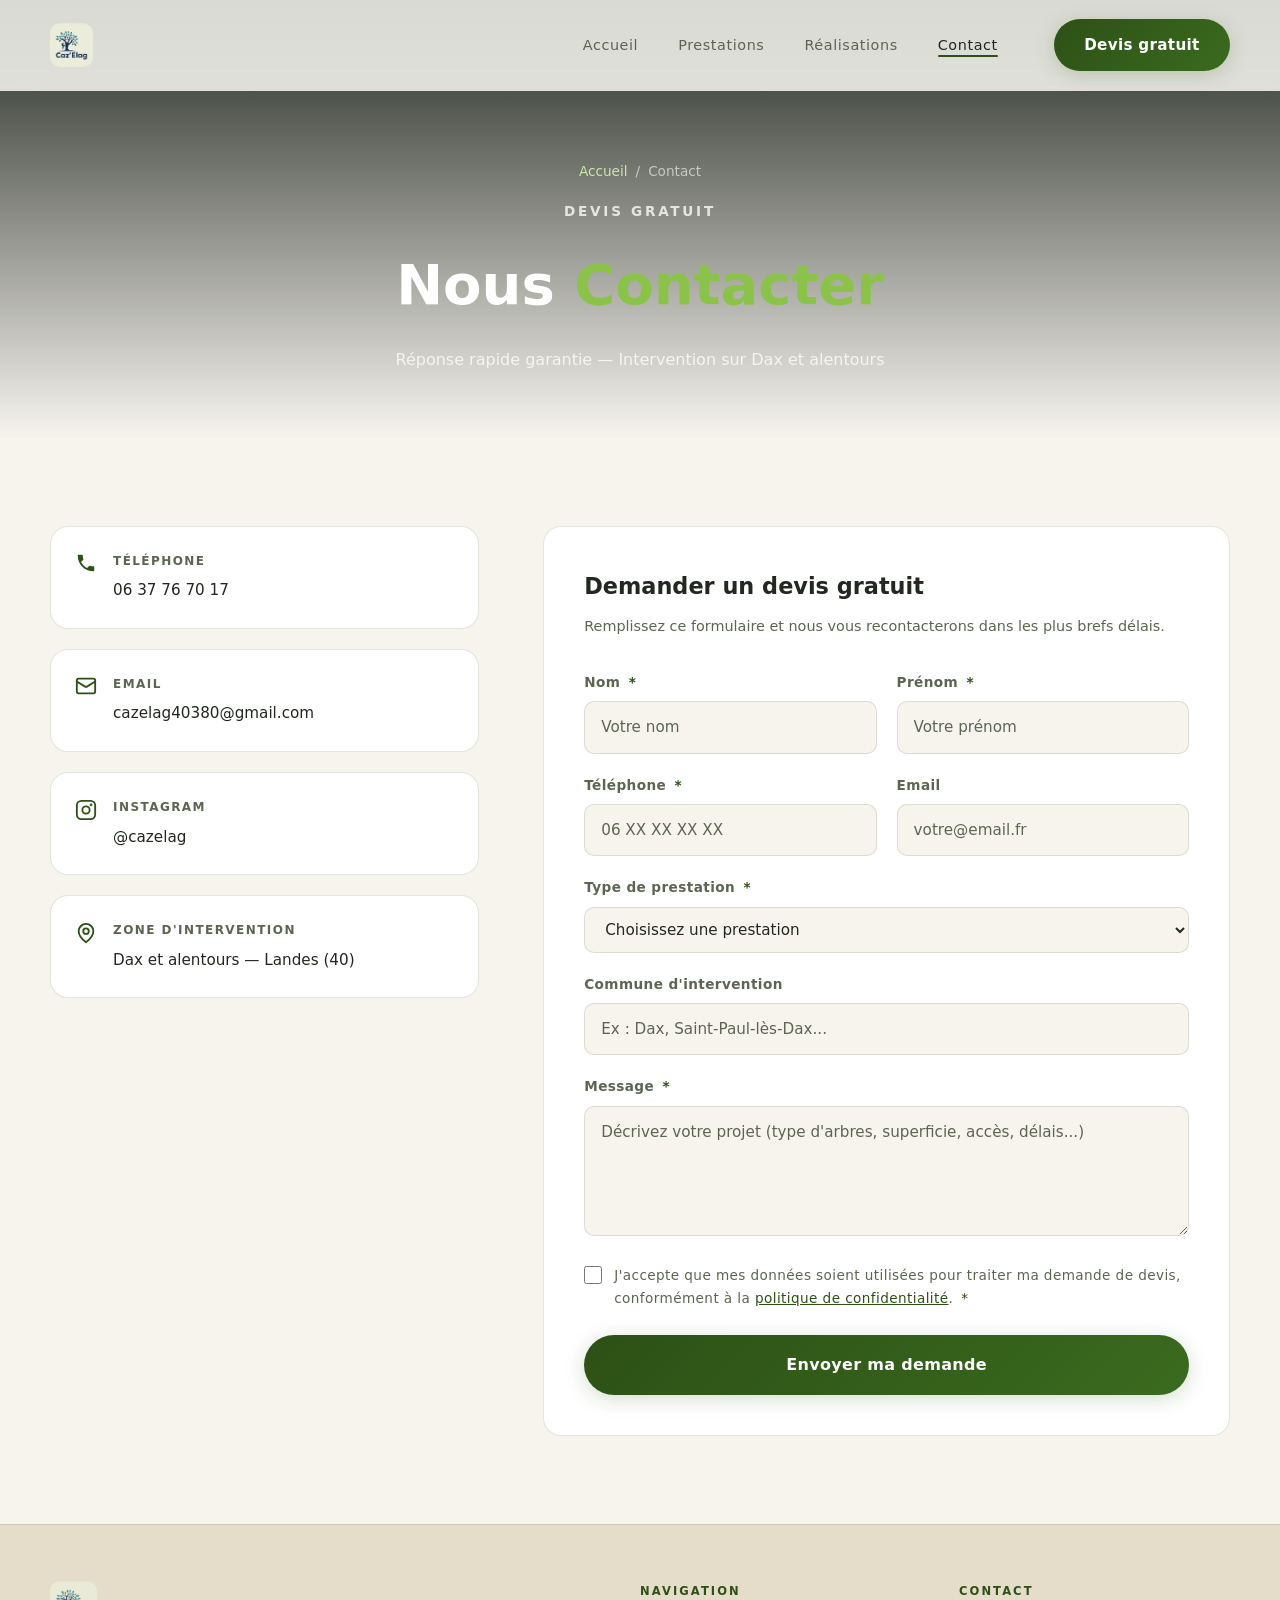
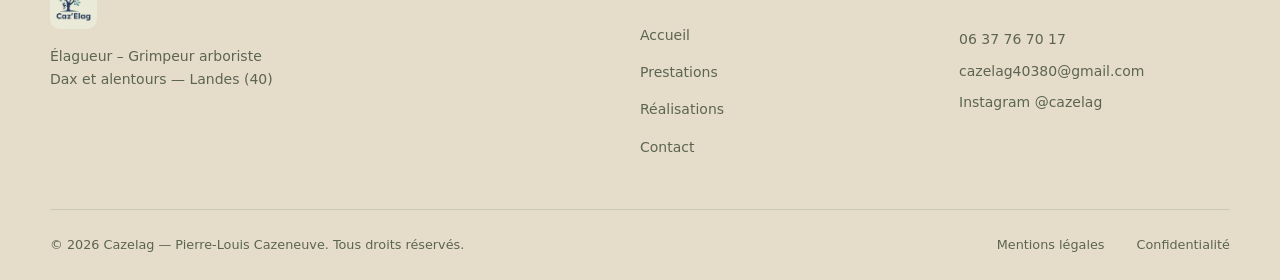
<file: contact.html>
<!DOCTYPE html>
<html lang="fr">
<head>
  <meta charset="UTF-8">
  <meta name="viewport" content="width=device-width, initial-scale=1.0">
  <meta name="description" content="Contactez Cazelag pour un devis gratuit d'élagage, débardage ou travaux forestiers à Dax et alentours. Tél : 06 37 76 70 17.">
  <meta name="robots" content="index, follow">
  <title>Contact & Devis | Cazelag — Élagueur à Dax, Landes (40)</title>
  <link rel="canonical" href="https://site-elagueur.vercel.app/contact.html">
  <meta property="og:title" content="Contact &amp; Devis | Cazelag — Élagueur à Dax">
  <meta property="og:description" content="Contactez Cazelag pour un devis gratuit d'élagage, débardage ou travaux forestiers à Dax et alentours. Tél : 06 37 76 70 17.">
  <meta property="og:type" content="website">
  <meta property="og:url" content="https://site-elagueur.vercel.app/contact.html">
  <meta property="og:image" content="https://site-elagueur.vercel.app/images/hero/pierre-louis.jpg">
  <meta property="og:locale" content="fr_FR">
  <meta name="twitter:card" content="summary_large_image">
  <meta name="twitter:title" content="Contact &amp; Devis | Cazelag — Élagueur à Dax">
  <meta name="twitter:description" content="Contactez Cazelag pour un devis gratuit d'élagage, débardage ou travaux forestiers à Dax et alentours. Tél : 06 37 76 70 17.">
  <meta name="twitter:url" content="https://site-elagueur.vercel.app/contact.html">
  <meta name="twitter:image" content="https://site-elagueur.vercel.app/images/hero/pierre-louis.jpg">
  <script type="application/ld+json">
  {
    "@context": "https://schema.org",
    "@type": "WebPage",
    "url": "https://site-elagueur.vercel.app/contact.html",
    "name": "Contact & Devis | Cazelag",
    "description": "Contactez Cazelag pour un devis gratuit d'élagage, débardage ou travaux forestiers à Dax et alentours."
  }
  </script>
  <link rel="icon" type="image/x-icon" href="/images/icons/favicon.ico">
  <link rel="stylesheet" href="css/reset.css">
  <link rel="stylesheet" href="css/style.css?v=4">
  <style>
    .page-hero {
      padding: 10rem 0 4rem;
      text-align: center;
      background: linear-gradient(to bottom, rgba(10,18,10,.9), var(--color-bg));
    }
    .page-hero__label { font-size:.85rem; font-weight:700; letter-spacing:.2em; text-transform:uppercase; color:#8bc34a; margin-bottom:.75rem; }
    .page-hero h1 { font-size: clamp(2rem, 5vw, 3.5rem); font-weight: 800; color: #fff; }
    .page-hero p { color: rgba(255, 255, 255, .78); margin-top: .75rem; }

    .breadcrumb { display:flex; align-items:center; gap:.5rem; font-size:.85rem; color:rgba(255, 255, 255, .6); margin-bottom:1rem; }
    .breadcrumb a { color: #c9e6a8; }

    /* Contact layout */
    .contact-grid {
      display: grid;
      grid-template-columns: 1fr 1.6fr;
      gap: 4rem;
      align-items: start;
    }

    /* Info cards */
    .contact-info { display: flex; flex-direction: column; gap: 1.25rem; }
    .contact-card {
      background: var(--color-bg-card);
      border: 1px solid var(--color-border);
      border-radius: var(--radius-lg);
      padding: 1.5rem;
      display: flex;
      gap: 1rem;
      align-items: flex-start;
      transition: border-color var(--transition);
    }
    .contact-card:hover { border-color: var(--color-accent); }
    .contact-card a { color: var(--color-text); transition: color var(--transition); }
    .contact-card a:hover { color: var(--color-accent); }
    .contact-card__icon {
      color: var(--color-accent);
      flex-shrink: 0;
      margin-top: .1rem;
    }
    .contact-card__label {
      font-size: .75rem;
      font-weight: 700;
      letter-spacing: .12em;
      text-transform: uppercase;
      color: var(--color-text-muted);
      margin-bottom: .35rem;
    }
    .contact-card__value { font-size: .95rem; font-weight: 500; }

    /* Form */
    .contact-form {
      background: var(--color-bg-card);
      border: 1px solid var(--color-border);
      border-radius: var(--radius-lg);
      padding: 2.5rem;
    }
    .contact-form h2 {
      font-size: 1.4rem;
      font-weight: 700;
      margin-bottom: .5rem;
    }
    .contact-form p {
      color: var(--color-text-muted);
      font-size: .9rem;
      margin-bottom: 2rem;
    }

    .form-grid { display: grid; grid-template-columns: 1fr 1fr; gap: 1.25rem; }
    .form-group { display: flex; flex-direction: column; gap: .4rem; }
    .form-group--full { grid-column: 1 / -1; }

    label {
      font-size: .85rem;
      font-weight: 600;
      color: var(--color-text-muted);
      letter-spacing: .03em;
    }
    label .required { color: var(--color-accent); margin-left: .2rem; }

    input, select, textarea {
      background: var(--color-bg);
      border: 1px solid var(--color-border);
      border-radius: var(--radius-md);
      color: var(--color-text);
      padding: .75rem 1rem;
      font-size: .95rem;
      width: 100%;
      transition: border-color var(--transition), box-shadow var(--transition);
    }
    input:focus, select:focus, textarea:focus {
      outline: none;
      border-color: var(--color-accent);
      box-shadow: 0 0 0 3px rgba(108,200,50,.15);
    }
    input::placeholder, textarea::placeholder { color: var(--color-text-muted); }
    select option { background: var(--color-bg-card); }

    textarea { resize: vertical; min-height: 130px; }

    .form-consent {
      display: flex;
      align-items: flex-start;
      gap: .75rem;
      margin-top: .5rem;
    }
    .form-consent input[type="checkbox"] {
      width: 18px;
      height: 18px;
      flex-shrink: 0;
      margin-top: .15rem;
      accent-color: var(--color-accent);
      cursor: pointer;
    }
    .form-consent label {
      font-size: .85rem;
      color: var(--color-text-muted);
      font-weight: 400;
      cursor: pointer;
    }
    .form-consent a { color: var(--color-accent); text-decoration: underline; }

    .form-submit { margin-top: 1.5rem; width: 100%; justify-content: center; }

    .form-message {
      display: none;
      padding: 1rem 1.25rem;
      border-radius: var(--radius-md);
      font-size: .9rem;
      font-weight: 500;
      margin-top: 1rem;
    }
    .form-message--success {
      background: rgba(108,200,50,.12);
      border: 1px solid var(--color-accent);
      color: var(--color-accent);
    }
    .form-message--error {
      background: rgba(220,50,50,.12);
      border: 1px solid #dc3232;
      color: #ff6b6b;
    }

    /* Honeypot anti-spam */
    .hp-field { display: none !important; }

    @media (max-width: 900px) {
      .contact-grid { grid-template-columns: 1fr; gap: 2rem; }
      .form-grid { grid-template-columns: 1fr; }
    }
    @media (max-width: 500px) {
      .contact-form { padding: 1.5rem; }
    }
  </style>
</head>
<body>

  <header class="header" id="header">
    <nav class="nav container">
      <a href="index.html" class="nav__logo" aria-label="Cazelag - Accueil">
        <img src="images/icons/logo.jpg" alt="Cazelag" height="44">
      </a>
      <ul class="nav__menu" id="nav-menu" role="list">
        <li><a href="index.html" class="nav__link">Accueil</a></li>
        <li><a href="prestations.html" class="nav__link">Prestations</a></li>
        <li><a href="realisations.html" class="nav__link">Réalisations</a></li>
        <li><a href="contact.html" class="nav__link active">Contact</a></li>
      </ul>
      <a href="contact.html" class="btn btn--primary nav__cta">Devis gratuit</a>
      <button class="nav__burger" id="nav-burger" aria-label="Ouvrir le menu" aria-expanded="false" aria-controls="nav-menu">
        <span></span><span></span><span></span>
      </button>
    </nav>
  </header>

  <main>

    <section class="page-hero">
      <div class="container">
        <nav aria-label="Fil d'Ariane">
          <ol class="breadcrumb" style="justify-content:center;">
            <li><a href="index.html">Accueil</a></li>
            <li aria-hidden="true">/</li>
            <li><span aria-current="page">Contact</span></li>
          </ol>
        </nav>
        <p class="page-hero__label">Devis gratuit</p>
        <h1>Nous <span style="color:#8bc34a">Contacter</span></h1>
        <p>Réponse rapide garantie — Intervention sur Dax et alentours</p>
      </div>
    </section>

    <section class="section">
      <div class="container contact-grid">

        <!-- Infos de contact -->
        <div>
          <div class="contact-info">
            <a href="tel:+33637767017" class="contact-card">
              <div class="contact-card__icon" aria-hidden="true">
                <svg width="22" height="22" viewBox="0 0 24 24" fill="currentColor"><path d="M6.6 10.8c1.4 2.8 3.8 5.1 6.6 6.6l2.2-2.2c.3-.3.7-.4 1-.2 1.1.4 2.3.6 3.6.6.6 0 1 .4 1 1V20c0 .6-.4 1-1 1-9.4 0-17-7.6-17-17 0-.6.4-1 1-1h3.5c.6 0 1 .4 1 1 0 1.3.2 2.5.6 3.6.1.3 0 .7-.2 1L6.6 10.8z"/></svg>
              </div>
              <div>
                <p class="contact-card__label">Téléphone</p>
                <p class="contact-card__value">06 37 76 70 17</p>
              </div>
            </a>

            <a href="mailto:cazelag40380@gmail.com" class="contact-card">
              <div class="contact-card__icon" aria-hidden="true">
                <svg width="22" height="22" viewBox="0 0 24 24" fill="none" stroke="currentColor" stroke-width="2"><rect x="2" y="4" width="20" height="16" rx="2"/><path d="m22 7-8.97 5.7a1.94 1.94 0 0 1-2.06 0L2 7"/></svg>
              </div>
              <div>
                <p class="contact-card__label">Email</p>
                <p class="contact-card__value">cazelag40380@gmail.com</p>
              </div>
            </a>

            <a href="https://www.instagram.com/cazelag/" target="_blank" rel="noopener noreferrer" class="contact-card">
              <div class="contact-card__icon" aria-hidden="true">
                <svg width="22" height="22" viewBox="0 0 24 24" fill="none" stroke="currentColor" stroke-width="2"><rect x="2" y="2" width="20" height="20" rx="5"/><circle cx="12" cy="12" r="4"/><circle cx="17.5" cy="6.5" r=".5" fill="currentColor"/></svg>
              </div>
              <div>
                <p class="contact-card__label">Instagram</p>
                <p class="contact-card__value">@cazelag</p>
              </div>
            </a>

            <div class="contact-card">
              <div class="contact-card__icon" aria-hidden="true">
                <svg width="22" height="22" viewBox="0 0 24 24" fill="none" stroke="currentColor" stroke-width="2"><path d="M20 10c0 6-8 12-8 12s-8-6-8-12a8 8 0 0 1 16 0Z"/><circle cx="12" cy="10" r="3"/></svg>
              </div>
              <div>
                <p class="contact-card__label">Zone d'intervention</p>
                <p class="contact-card__value">Dax et alentours — Landes (40)</p>
              </div>
            </div>
          </div>
        </div>

        <!-- Formulaire -->
        <div class="contact-form">
          <h2>Demander un devis gratuit</h2>
          <p>Remplissez ce formulaire et nous vous recontacterons dans les plus brefs délais.</p>

          <!--
            Action Formspree : remplacer YOUR_FORM_ID par l'ID obtenu sur formspree.io
            Alternative : Netlify Forms (ajouter data-netlify="true")
          -->
          <form
            id="contact-form"
            novalidate
          >
            <!-- Honeypot anti-spam -->
            <input type="text" name="_gotcha" class="hp-field" tabindex="-1" autocomplete="off">
            <input type="hidden" name="_subject" value="Nouvelle demande de devis — Cazelag">
            <input type="hidden" name="_language" value="fr">

            <div class="form-grid">
              <div class="form-group">
                <label for="nom">Nom <span class="required" aria-label="obligatoire">*</span></label>
                <input type="text" id="nom" name="nom" autocomplete="family-name" required placeholder="Votre nom">
              </div>
              <div class="form-group">
                <label for="prenom">Prénom <span class="required" aria-label="obligatoire">*</span></label>
                <input type="text" id="prenom" name="prenom" autocomplete="given-name" required placeholder="Votre prénom">
              </div>
              <div class="form-group">
                <label for="telephone">Téléphone <span class="required" aria-label="obligatoire">*</span></label>
                <input type="tel" id="telephone" name="telephone" autocomplete="tel" required placeholder="06 XX XX XX XX">
              </div>
              <div class="form-group">
                <label for="email">Email</label>
                <input type="email" id="email" name="email" autocomplete="email" placeholder="votre@email.fr">
              </div>
              <div class="form-group form-group--full">
                <label for="prestation">Type de prestation <span class="required" aria-label="obligatoire">*</span></label>
                <select id="prestation" name="prestation" required>
                  <option value="" disabled selected>Choisissez une prestation</option>
                  <option value="elagage">Élagage</option>
                  <option value="debardage">Débardage forestier</option>
                  <option value="travaux">Travaux forestiers</option>
                  <option value="agricole">Travaux agricoles</option>
                  <option value="autre">Autre</option>
                </select>
              </div>
              <div class="form-group form-group--full">
                <label for="commune">Commune d'intervention</label>
                <input type="text" id="commune" name="commune" placeholder="Ex : Dax, Saint-Paul-lès-Dax...">
              </div>
              <div class="form-group form-group--full">
                <label for="message">Message <span class="required" aria-label="obligatoire">*</span></label>
                <textarea id="message" name="message" required placeholder="Décrivez votre projet (type d'arbres, superficie, accès, délais...)"></textarea>
              </div>
              <div class="form-group form-group--full">
                <div class="form-consent">
                  <input type="checkbox" id="consent" name="consent" required>
                  <label for="consent">
                    J'accepte que mes données soient utilisées pour traiter ma demande de devis,
                    conformément à la <a href="politique-confidentialite.html">politique de confidentialité</a>. <span class="required" aria-label="obligatoire">*</span>
                  </label>
                </div>
              </div>
            </div>

            <button type="submit" class="btn btn--primary btn--lg form-submit">
              Envoyer ma demande
            </button>

            <div class="form-message form-message--success" id="form-success" role="alert">
              ✓ Votre message a bien été envoyé ! Nous vous recontacterons rapidement.
            </div>
            <div class="form-message form-message--error" id="form-error" role="alert">
              Une erreur est survenue. Veuillez réessayer ou nous appeler directement.
            </div>
          </form>
        </div>

      </div>
    </section>

  </main>

  <footer class="footer">
    <div class="container footer__grid">
      <div class="footer__brand">
        <img class="footer__logo-img" src="images/icons/logo.jpg" alt="Cazelag">
        <p>Élagueur – Grimpeur arboriste<br>Dax et alentours — Landes (40)</p>
      </div>
      <nav class="footer__links" aria-label="Navigation secondaire">
        <h3>Navigation</h3>
        <ul role="list">
          <li><a href="index.html">Accueil</a></li>
          <li><a href="prestations.html">Prestations</a></li>
          <li><a href="realisations.html">Réalisations</a></li>
          <li><a href="contact.html">Contact</a></li>
        </ul>
      </nav>
      <address class="footer__contact" style="font-style:normal;">
        <h3>Contact</h3>
        <a href="tel:+33637767017">06 37 76 70 17</a>
        <a href="mailto:cazelag40380@gmail.com">cazelag40380@gmail.com</a>
        <a href="https://www.instagram.com/cazelag/" target="_blank" rel="noopener noreferrer">Instagram @cazelag</a>
      </address>
    </div>
    <div class="container footer__bottom">
      <p>© <span id="year"></span> Cazelag — Pierre-Louis Cazeneuve. Tous droits réservés.</p>
      <div class="footer__legal">
        <a href="mentions-legales.html">Mentions légales</a>
        <a href="politique-confidentialite.html">Confidentialité</a>
      </div>
    </div>
  </footer>

  <div class="cookie-banner hidden" id="cookie-banner" role="dialog" aria-modal="true" aria-label="Consentement aux cookies">
    <p>Ce site utilise des cookies. <a href="politique-confidentialite.html">En savoir plus</a></p>
    <div class="cookie-banner__actions">
      <button class="btn btn--outline btn--sm" id="cookie-refuse">Refuser</button>
      <button class="btn btn--primary btn--sm" id="cookie-accept">Accepter</button>
    </div>
  </div>

  <script src="js/main.js"></script>
  <script src="js/contact.js"></script>
</body>
</html>
</file>
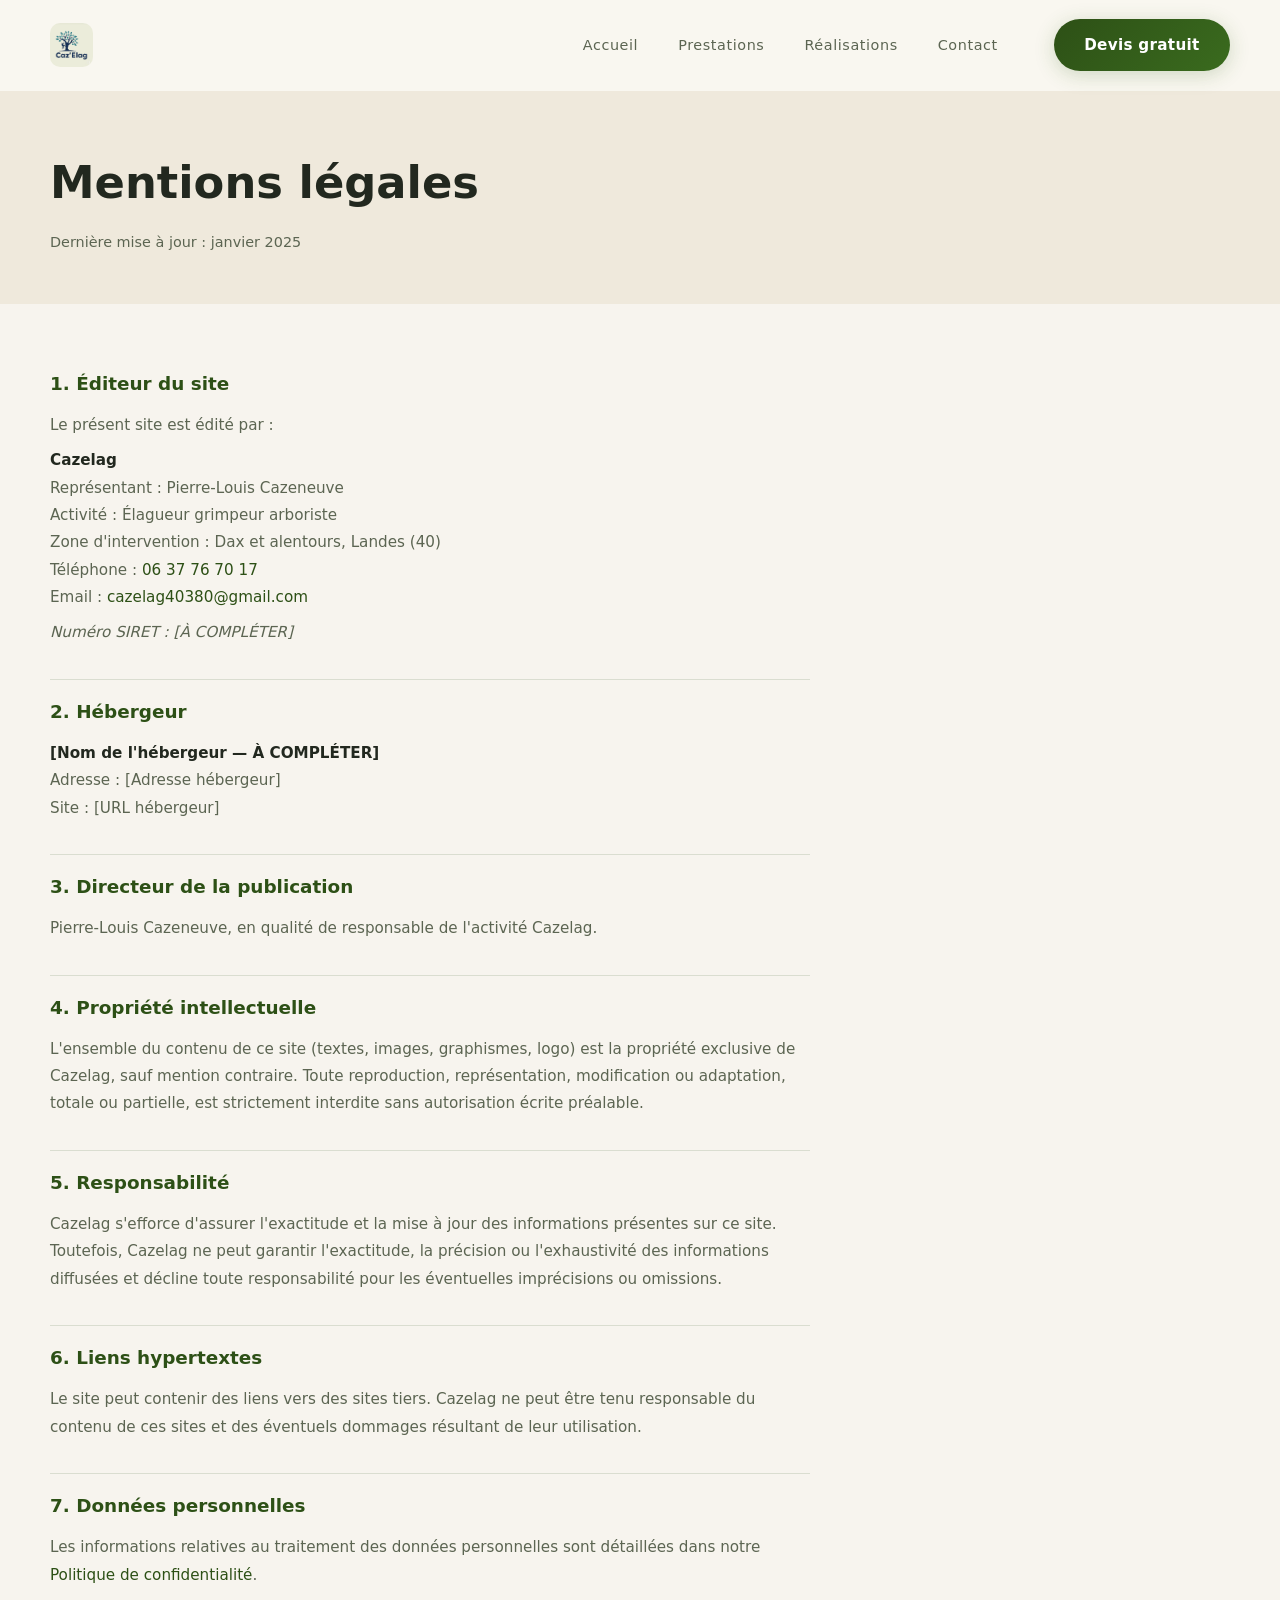
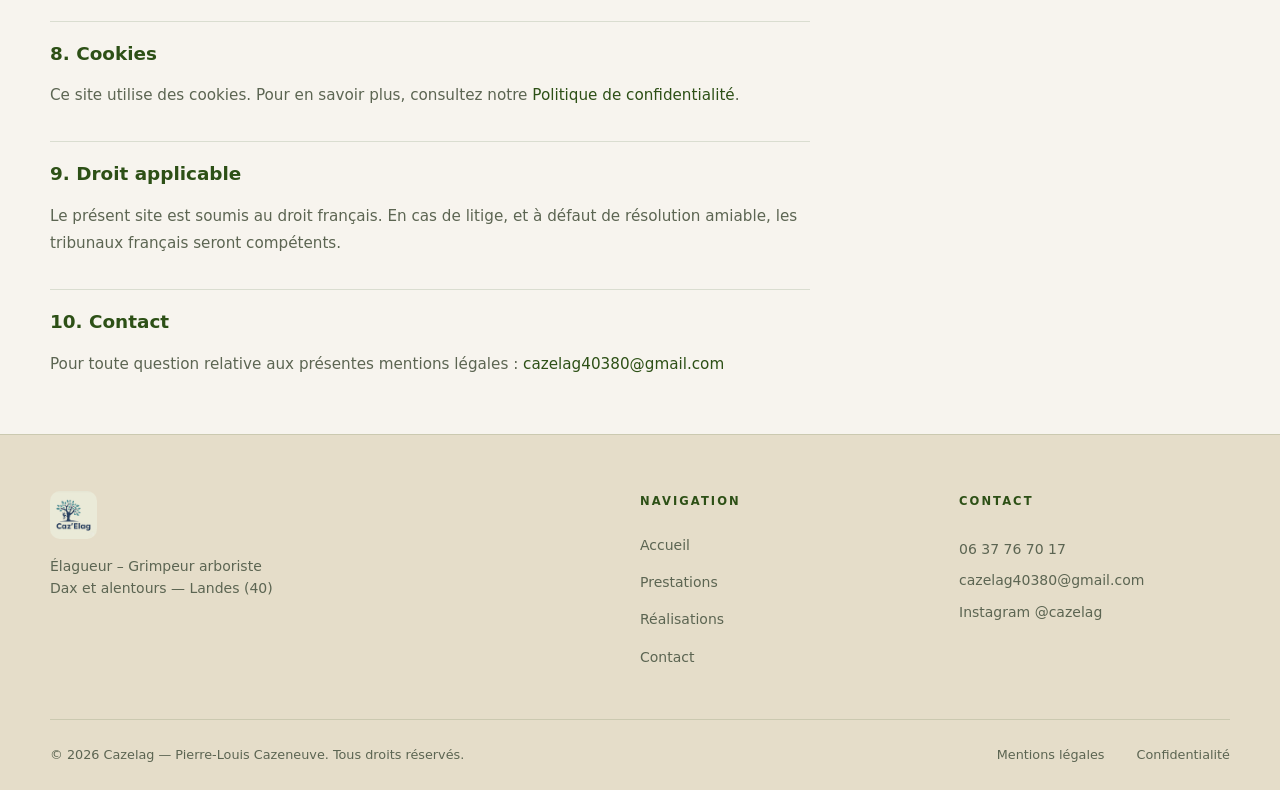
<file: mentions-legales.html>
<!DOCTYPE html>
<html lang="fr">
<head>
  <meta charset="UTF-8">
  <meta name="viewport" content="width=device-width, initial-scale=1.0">
  <meta name="description" content="Mentions légales du site Cazelag — Élagueur grimpeur arboriste à Dax, Landes (40).">
  <meta name="robots" content="noindex, follow">
  <title>Mentions légales | Cazelag</title>
  <link rel="canonical" href="https://site-elagueur.vercel.app/mentions-legales.html">
  <link rel="icon" type="image/x-icon" href="/images/icons/favicon.ico">
  <link rel="stylesheet" href="css/reset.css">
  <link rel="stylesheet" href="css/style.css">
  <style>
    .legal-hero { padding: 9rem 0 3rem; background: var(--color-bg-alt); }
    .legal-hero h1 { font-size: clamp(1.8rem, 4vw, 2.8rem); font-weight: 800; }
    .legal-hero p { color: var(--color-text-muted); margin-top: .5rem; font-size: .9rem; }
    .legal-content { max-width: 760px; padding-block: 3rem; }
    .legal-content h2 { font-size: 1.15rem; font-weight: 700; color: var(--color-accent); margin: 2rem 0 .75rem; padding-top: 1rem; border-top: 1px solid var(--color-border); }
    .legal-content h2:first-of-type { margin-top: 0; border-top: none; }
    .legal-content p, .legal-content li { color: var(--color-text-muted); font-size: .95rem; line-height: 1.8; margin-bottom: .5rem; }
    .legal-content a { color: var(--color-accent); }
    .legal-content strong { color: var(--color-text); font-weight: 600; }
  </style>
</head>
<body>

  <header class="header scrolled" id="header">
    <nav class="nav container">
      <a href="index.html" class="nav__logo" aria-label="Cazelag - Accueil">
        <img src="images/icons/logo.jpg" alt="Cazelag" height="44">
      </a>
      <ul class="nav__menu" id="nav-menu" role="list">
        <li><a href="index.html" class="nav__link">Accueil</a></li>
        <li><a href="prestations.html" class="nav__link">Prestations</a></li>
        <li><a href="realisations.html" class="nav__link">Réalisations</a></li>
        <li><a href="contact.html" class="nav__link">Contact</a></li>
      </ul>
      <a href="contact.html" class="btn btn--primary nav__cta">Devis gratuit</a>
      <button class="nav__burger" id="nav-burger" aria-label="Ouvrir le menu" aria-expanded="false" aria-controls="nav-menu">
        <span></span><span></span><span></span>
      </button>
    </nav>
  </header>

  <main>
    <div class="legal-hero">
      <div class="container">
        <h1>Mentions légales</h1>
        <p>Dernière mise à jour : janvier 2025</p>
      </div>
    </div>

    <div class="container">
      <div class="legal-content">

        <h2>1. Éditeur du site</h2>
        <p>Le présent site est édité par :</p>
        <p>
          <strong>Cazelag</strong><br>
          Représentant : Pierre-Louis Cazeneuve<br>
          Activité : Élagueur grimpeur arboriste<br>
          Zone d'intervention : Dax et alentours, Landes (40)<br>
          Téléphone : <a href="tel:+33637767017">06 37 76 70 17</a><br>
          Email : <a href="mailto:cazelag40380@gmail.com">cazelag40380@gmail.com</a>
        </p>
        <p><em>Numéro SIRET : [À COMPLÉTER]</em></p>

        <h2>2. Hébergeur</h2>
        <p>
          <strong>[Nom de l'hébergeur — À COMPLÉTER]</strong><br>
          Adresse : [Adresse hébergeur]<br>
          Site : [URL hébergeur]
        </p>

        <h2>3. Directeur de la publication</h2>
        <p>Pierre-Louis Cazeneuve, en qualité de responsable de l'activité Cazelag.</p>

        <h2>4. Propriété intellectuelle</h2>
        <p>L'ensemble du contenu de ce site (textes, images, graphismes, logo) est la propriété exclusive de Cazelag, sauf mention contraire. Toute reproduction, représentation, modification ou adaptation, totale ou partielle, est strictement interdite sans autorisation écrite préalable.</p>

        <h2>5. Responsabilité</h2>
        <p>Cazelag s'efforce d'assurer l'exactitude et la mise à jour des informations présentes sur ce site. Toutefois, Cazelag ne peut garantir l'exactitude, la précision ou l'exhaustivité des informations diffusées et décline toute responsabilité pour les éventuelles imprécisions ou omissions.</p>

        <h2>6. Liens hypertextes</h2>
        <p>Le site peut contenir des liens vers des sites tiers. Cazelag ne peut être tenu responsable du contenu de ces sites et des éventuels dommages résultant de leur utilisation.</p>

        <h2>7. Données personnelles</h2>
        <p>Les informations relatives au traitement des données personnelles sont détaillées dans notre <a href="politique-confidentialite.html">Politique de confidentialité</a>.</p>

        <h2>8. Cookies</h2>
        <p>Ce site utilise des cookies. Pour en savoir plus, consultez notre <a href="politique-confidentialite.html">Politique de confidentialité</a>.</p>

        <h2>9. Droit applicable</h2>
        <p>Le présent site est soumis au droit français. En cas de litige, et à défaut de résolution amiable, les tribunaux français seront compétents.</p>

        <h2>10. Contact</h2>
        <p>Pour toute question relative aux présentes mentions légales : <a href="mailto:cazelag40380@gmail.com">cazelag40380@gmail.com</a></p>

      </div>
    </div>
  </main>

  <footer class="footer">
    <div class="container footer__grid">
      <div class="footer__brand">
        <img class="footer__logo-img" src="images/icons/logo.jpg" alt="Cazelag">
        <p>Élagueur – Grimpeur arboriste<br>Dax et alentours — Landes (40)</p>
      </div>
      <nav class="footer__links" aria-label="Navigation secondaire">
        <h3>Navigation</h3>
        <ul role="list">
          <li><a href="index.html">Accueil</a></li>
          <li><a href="prestations.html">Prestations</a></li>
          <li><a href="realisations.html">Réalisations</a></li>
          <li><a href="contact.html">Contact</a></li>
        </ul>
      </nav>
      <address class="footer__contact" style="font-style:normal;">
        <h3>Contact</h3>
        <a href="tel:+33637767017">06 37 76 70 17</a>
        <a href="mailto:cazelag40380@gmail.com">cazelag40380@gmail.com</a>
        <a href="https://www.instagram.com/cazelag/" target="_blank" rel="noopener noreferrer">Instagram @cazelag</a>
      </address>
    </div>
    <div class="container footer__bottom">
      <p>© <span id="year"></span> Cazelag — Pierre-Louis Cazeneuve. Tous droits réservés.</p>
      <div class="footer__legal">
        <a href="mentions-legales.html">Mentions légales</a>
        <a href="politique-confidentialite.html">Confidentialité</a>
      </div>
    </div>
  </footer>

  <script src="js/main.js"></script>
</body>
</html>
</file>
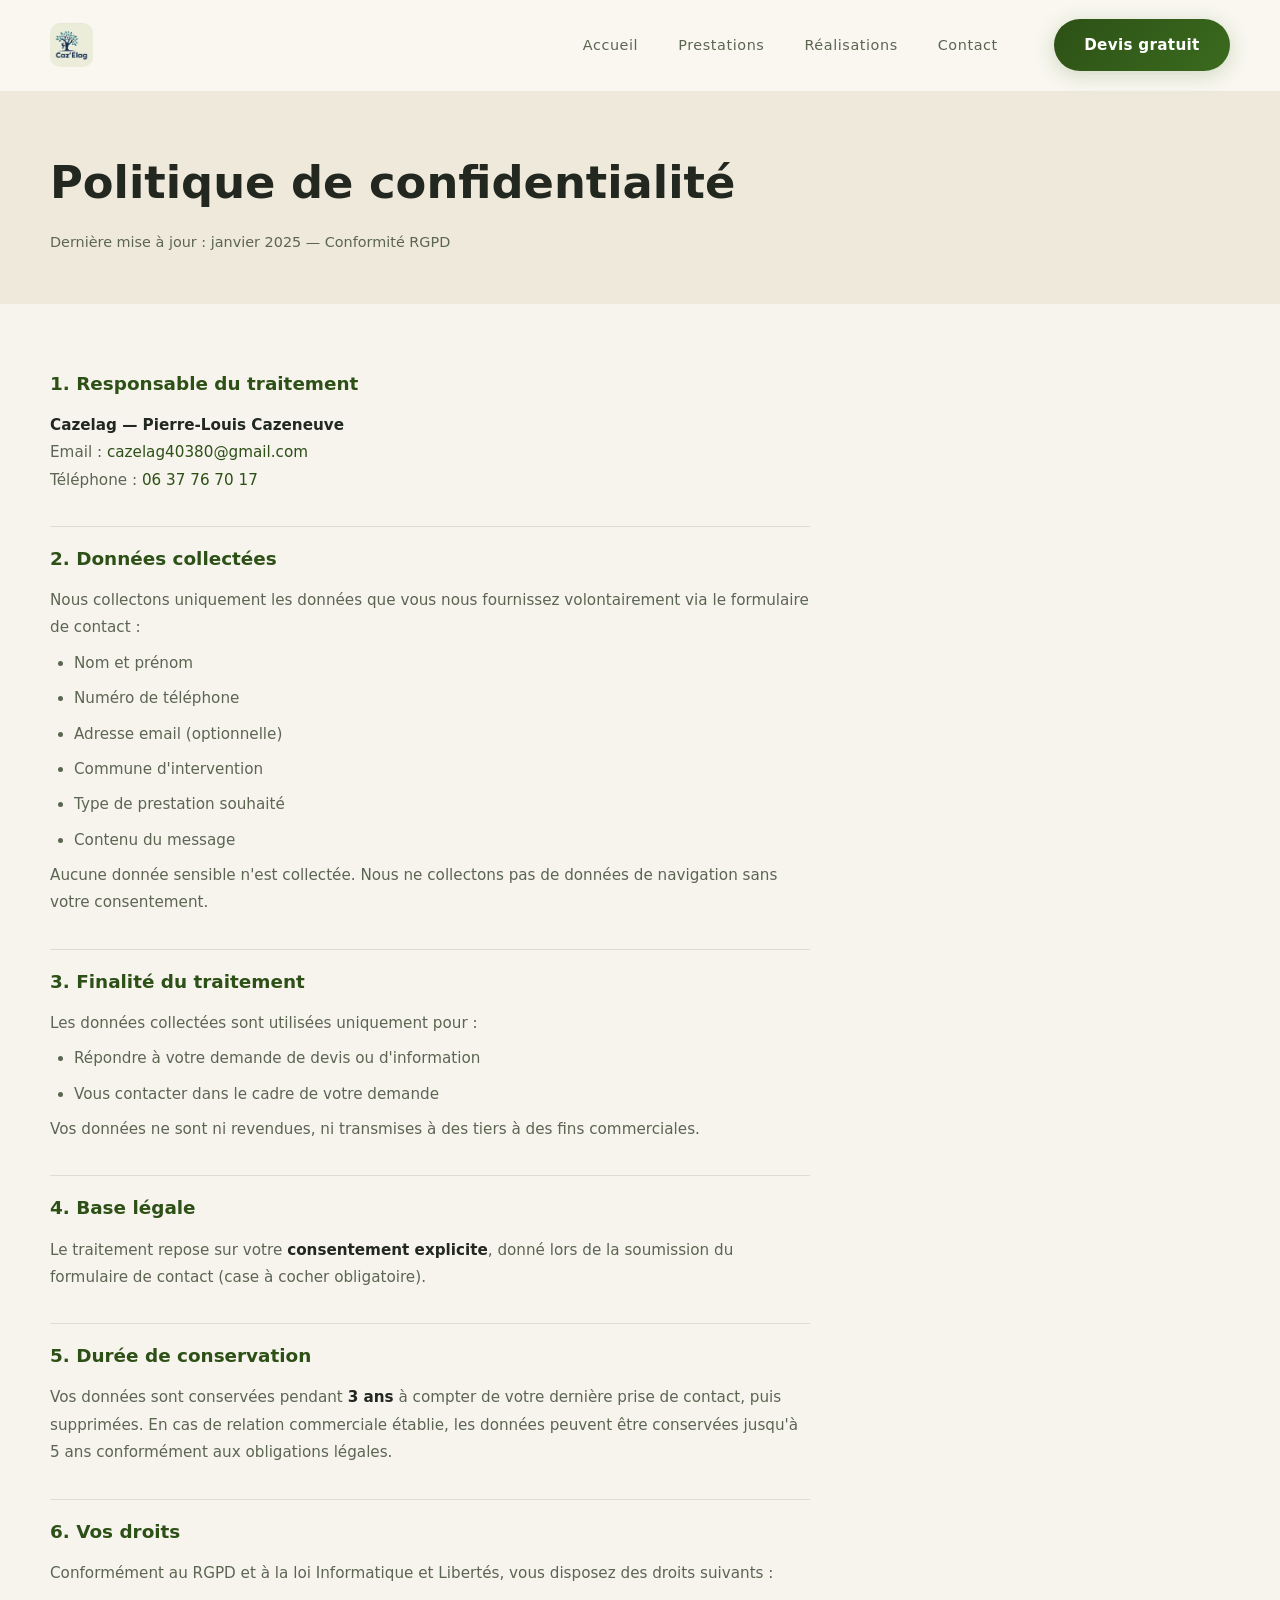
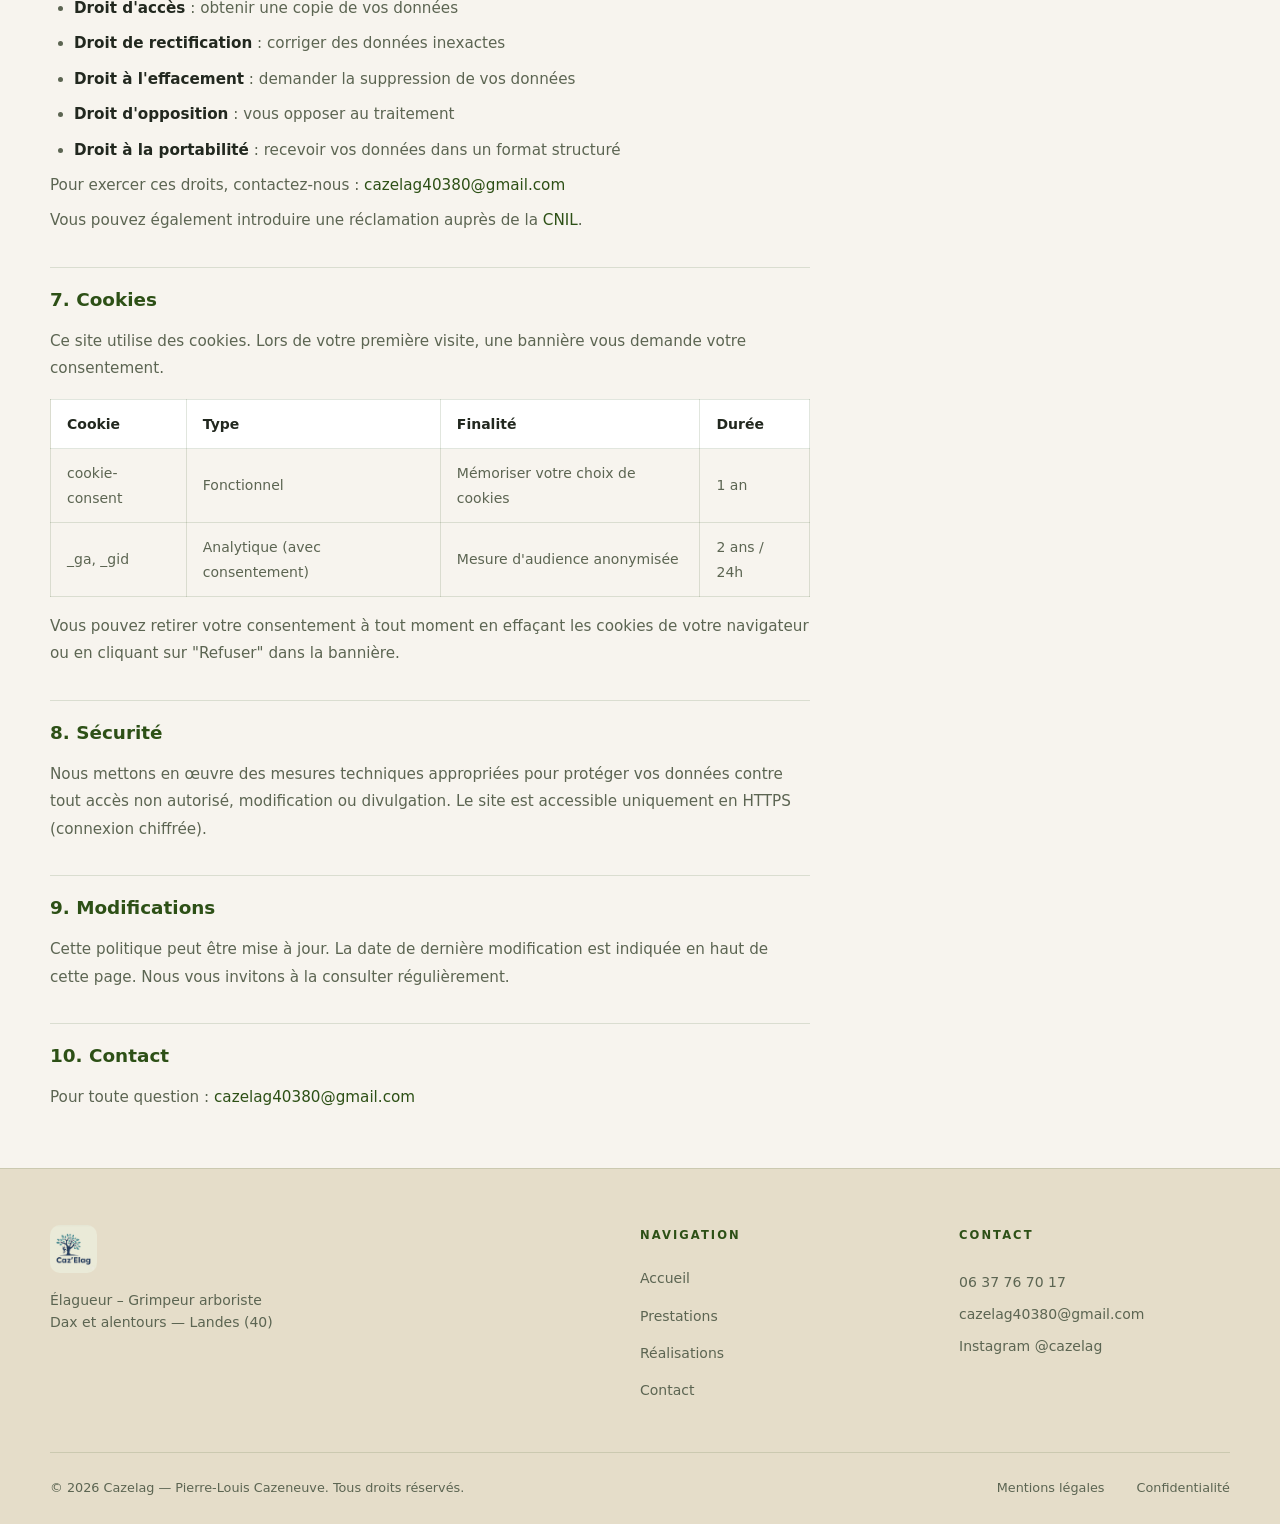
<file: politique-confidentialite.html>
<!DOCTYPE html>
<html lang="fr">
<head>
  <meta charset="UTF-8">
  <meta name="viewport" content="width=device-width, initial-scale=1.0">
  <meta name="description" content="Politique de confidentialité du site Cazelag — traitement des données personnelles et cookies.">
  <meta name="robots" content="noindex, follow">
  <title>Politique de confidentialité | Cazelag</title>
  <link rel="canonical" href="https://site-elagueur.vercel.app/politique-confidentialite.html">
  <link rel="icon" type="image/x-icon" href="/images/icons/favicon.ico">
  <link rel="stylesheet" href="css/reset.css">
  <link rel="stylesheet" href="css/style.css">
  <style>
    .legal-hero { padding: 9rem 0 3rem; background: var(--color-bg-alt); }
    .legal-hero h1 { font-size: clamp(1.8rem, 4vw, 2.8rem); font-weight: 800; }
    .legal-hero p { color: var(--color-text-muted); margin-top: .5rem; font-size: .9rem; }
    .legal-content { max-width: 760px; padding-block: 3rem; }
    .legal-content h2 { font-size: 1.15rem; font-weight: 700; color: var(--color-accent); margin: 2rem 0 .75rem; padding-top: 1rem; border-top: 1px solid var(--color-border); }
    .legal-content h2:first-of-type { margin-top: 0; border-top: none; }
    .legal-content p, .legal-content li { color: var(--color-text-muted); font-size: .95rem; line-height: 1.8; margin-bottom: .5rem; }
    .legal-content ul { padding-left: 1.5rem; list-style: disc; }
    .legal-content a { color: var(--color-accent); }
    .legal-content strong { color: var(--color-text); font-weight: 600; }
    .cookie-table { width: 100%; border-collapse: collapse; margin: 1rem 0; font-size: .875rem; }
    .cookie-table th, .cookie-table td { padding: .75rem 1rem; border: 1px solid var(--color-border); text-align: left; }
    .cookie-table th { background: var(--color-bg-card); color: var(--color-text); font-weight: 600; }
    .cookie-table td { color: var(--color-text-muted); }
  </style>
</head>
<body>

  <header class="header scrolled" id="header">
    <nav class="nav container">
      <a href="index.html" class="nav__logo" aria-label="Cazelag - Accueil">
        <img src="images/icons/logo.jpg" alt="Cazelag" height="44">
      </a>
      <ul class="nav__menu" id="nav-menu" role="list">
        <li><a href="index.html" class="nav__link">Accueil</a></li>
        <li><a href="prestations.html" class="nav__link">Prestations</a></li>
        <li><a href="realisations.html" class="nav__link">Réalisations</a></li>
        <li><a href="contact.html" class="nav__link">Contact</a></li>
      </ul>
      <a href="contact.html" class="btn btn--primary nav__cta">Devis gratuit</a>
      <button class="nav__burger" id="nav-burger" aria-label="Ouvrir le menu" aria-expanded="false" aria-controls="nav-menu">
        <span></span><span></span><span></span>
      </button>
    </nav>
  </header>

  <main>
    <div class="legal-hero">
      <div class="container">
        <h1>Politique de confidentialité</h1>
        <p>Dernière mise à jour : janvier 2025 — Conformité RGPD</p>
      </div>
    </div>

    <div class="container">
      <div class="legal-content">

        <h2>1. Responsable du traitement</h2>
        <p>
          <strong>Cazelag — Pierre-Louis Cazeneuve</strong><br>
          Email : <a href="mailto:cazelag40380@gmail.com">cazelag40380@gmail.com</a><br>
          Téléphone : <a href="tel:+33637767017">06 37 76 70 17</a>
        </p>

        <h2>2. Données collectées</h2>
        <p>Nous collectons uniquement les données que vous nous fournissez volontairement via le formulaire de contact :</p>
        <ul>
          <li>Nom et prénom</li>
          <li>Numéro de téléphone</li>
          <li>Adresse email (optionnelle)</li>
          <li>Commune d'intervention</li>
          <li>Type de prestation souhaité</li>
          <li>Contenu du message</li>
        </ul>
        <p>Aucune donnée sensible n'est collectée. Nous ne collectons pas de données de navigation sans votre consentement.</p>

        <h2>3. Finalité du traitement</h2>
        <p>Les données collectées sont utilisées uniquement pour :</p>
        <ul>
          <li>Répondre à votre demande de devis ou d'information</li>
          <li>Vous contacter dans le cadre de votre demande</li>
        </ul>
        <p>Vos données ne sont ni revendues, ni transmises à des tiers à des fins commerciales.</p>

        <h2>4. Base légale</h2>
        <p>Le traitement repose sur votre <strong>consentement explicite</strong>, donné lors de la soumission du formulaire de contact (case à cocher obligatoire).</p>

        <h2>5. Durée de conservation</h2>
        <p>Vos données sont conservées pendant <strong>3 ans</strong> à compter de votre dernière prise de contact, puis supprimées. En cas de relation commerciale établie, les données peuvent être conservées jusqu'à 5 ans conformément aux obligations légales.</p>

        <h2>6. Vos droits</h2>
        <p>Conformément au RGPD et à la loi Informatique et Libertés, vous disposez des droits suivants :</p>
        <ul>
          <li><strong>Droit d'accès</strong> : obtenir une copie de vos données</li>
          <li><strong>Droit de rectification</strong> : corriger des données inexactes</li>
          <li><strong>Droit à l'effacement</strong> : demander la suppression de vos données</li>
          <li><strong>Droit d'opposition</strong> : vous opposer au traitement</li>
          <li><strong>Droit à la portabilité</strong> : recevoir vos données dans un format structuré</li>
        </ul>
        <p>Pour exercer ces droits, contactez-nous : <a href="mailto:cazelag40380@gmail.com">cazelag40380@gmail.com</a></p>
        <p>Vous pouvez également introduire une réclamation auprès de la <a href="https://www.cnil.fr" target="_blank" rel="noopener noreferrer">CNIL</a>.</p>

        <h2>7. Cookies</h2>
        <p>Ce site utilise des cookies. Lors de votre première visite, une bannière vous demande votre consentement.</p>

        <table class="cookie-table">
          <thead>
            <tr>
              <th>Cookie</th>
              <th>Type</th>
              <th>Finalité</th>
              <th>Durée</th>
            </tr>
          </thead>
          <tbody>
            <tr>
              <td>cookie-consent</td>
              <td>Fonctionnel</td>
              <td>Mémoriser votre choix de cookies</td>
              <td>1 an</td>
            </tr>
            <tr>
              <td>_ga, _gid</td>
              <td>Analytique (avec consentement)</td>
              <td>Mesure d'audience anonymisée</td>
              <td>2 ans / 24h</td>
            </tr>
          </tbody>
        </table>

        <p>Vous pouvez retirer votre consentement à tout moment en effaçant les cookies de votre navigateur ou en cliquant sur "Refuser" dans la bannière.</p>

        <h2>8. Sécurité</h2>
        <p>Nous mettons en œuvre des mesures techniques appropriées pour protéger vos données contre tout accès non autorisé, modification ou divulgation. Le site est accessible uniquement en HTTPS (connexion chiffrée).</p>

        <h2>9. Modifications</h2>
        <p>Cette politique peut être mise à jour. La date de dernière modification est indiquée en haut de cette page. Nous vous invitons à la consulter régulièrement.</p>

        <h2>10. Contact</h2>
        <p>Pour toute question : <a href="mailto:cazelag40380@gmail.com">cazelag40380@gmail.com</a></p>

      </div>
    </div>
  </main>

  <footer class="footer">
    <div class="container footer__grid">
      <div class="footer__brand">
        <img class="footer__logo-img" src="images/icons/logo.jpg" alt="Cazelag">
        <p>Élagueur – Grimpeur arboriste<br>Dax et alentours — Landes (40)</p>
      </div>
      <nav class="footer__links" aria-label="Navigation secondaire">
        <h3>Navigation</h3>
        <ul role="list">
          <li><a href="index.html">Accueil</a></li>
          <li><a href="prestations.html">Prestations</a></li>
          <li><a href="realisations.html">Réalisations</a></li>
          <li><a href="contact.html">Contact</a></li>
        </ul>
      </nav>
      <address class="footer__contact" style="font-style:normal;">
        <h3>Contact</h3>
        <a href="tel:+33637767017">06 37 76 70 17</a>
        <a href="mailto:cazelag40380@gmail.com">cazelag40380@gmail.com</a>
        <a href="https://www.instagram.com/cazelag/" target="_blank" rel="noopener noreferrer">Instagram @cazelag</a>
      </address>
    </div>
    <div class="container footer__bottom">
      <p>© <span id="year"></span> Cazelag — Pierre-Louis Cazeneuve. Tous droits réservés.</p>
      <div class="footer__legal">
        <a href="mentions-legales.html">Mentions légales</a>
        <a href="politique-confidentialite.html">Confidentialité</a>
      </div>
    </div>
  </footer>

  <script src="js/main.js"></script>
</body>
</html>
</file>
<file: css/style.css>
/* ===========================
   VARIABLES
=========================== */
:root {
  /* Palette Forêt & Nature */
  --cream-100:  #fbf9f4;
  --cream-200:  #f7f4ee;
  --cream-300:  #efe9dc;
  --cream-400:  #e5ddc9;

  --forest-900: #22281f;
  --forest-700: #2d5016;
  --forest-600: #3a6b1e;
  --forest-500: #4a7c23;

  --wood-600:   #6b4c2a;
  --wood-400:   #a9814f;

  --color-bg:        var(--cream-200);
  --color-bg-alt:    var(--cream-300);
  --color-bg-card:   #ffffff;
  --color-border:    rgba(45, 80, 22, 0.14);
  --color-accent:    var(--forest-700);
  --color-accent-dark: var(--forest-900);

  --color-text:      var(--forest-900);
  --color-text-muted: #5c6552;
  --color-white:     #ffffff;

  --font-sans: 'Segoe UI', system-ui, -apple-system, sans-serif;

  --radius-sm:  4px;
  --radius-md:  10px;
  --radius-lg:  18px;
  --radius-xl:  28px;

  --shadow-sm: 0 2px 12px rgba(34, 40, 31, .07);
  --shadow:    0 4px 28px rgba(34, 40, 31, .10);
  --shadow-lg: 0 10px 48px rgba(34, 40, 31, .14);
  --glow:      0 0 40px rgba(45, 80, 22, 0.12);

  --transition: 0.28s cubic-bezier(0.4, 0, 0.2, 1);

  --container:  1180px;
  --section-py: 5.5rem;
}

/* ===========================
   BASE
=========================== */
body {
  font-family: var(--font-sans);
  background-color: var(--color-bg);
  color: var(--color-text);
  font-size: 1rem;
  line-height: 1.75;
}

::selection {
  background: var(--forest-700);
  color: var(--cream-100);
}

.container {
  width: min(var(--container), 100% - 2.5rem);
  margin-inline: auto;
}

.section {
  padding-block: var(--section-py);
}

.section__title {
  font-size: clamp(1.9rem, 4vw, 2.9rem);
  font-weight: 800;
  letter-spacing: -0.03em;
  line-height: 1.15;
  margin-bottom: 1rem;
}

.section__title span { color: var(--color-accent); }

.section__subtitle {
  color: var(--color-text-muted);
  font-size: 1.05rem;
  margin-bottom: 3.5rem;
  max-width: 560px;
}

/* ===========================
   BUTTONS
=========================== */
.btn {
  display: inline-flex;
  align-items: center;
  gap: .6rem;
  padding: .8rem 1.9rem;
  border-radius: 100px;
  font-weight: 700;
  font-size: .95rem;
  letter-spacing: .02em;
  transition: all var(--transition);
  white-space: nowrap;
  position: relative;
  overflow: hidden;
}

.btn--primary {
  background: linear-gradient(135deg, var(--forest-700), var(--forest-600));
  color: var(--color-white);
  box-shadow: 0 4px 20px rgba(58, 107, 30, 0.22);
}
.btn--primary:hover {
  transform: translateY(-2px);
  box-shadow: 0 8px 32px rgba(58, 107, 30, 0.35);
  background: linear-gradient(135deg, var(--forest-600), var(--forest-500));
}

.btn--outline {
  border: 1.5px solid rgba(58, 107, 30, 0.35);
  color: var(--forest-600);
  background: rgba(58, 107, 30, 0.04);
}
.btn--outline:hover {
  border-color: var(--forest-600);
  background: rgba(58, 107, 30, 0.1);
  transform: translateY(-2px);
}

.btn--lg { padding: 1rem 2.4rem; font-size: 1rem; }
.btn--sm { padding: .5rem 1.2rem; font-size: .85rem; }

/* ===========================
   HEADER / NAV
=========================== */
.header {
  position: fixed;
  top: 0;
  width: 100%;
  z-index: 1000;
  padding: 1.2rem 0;
  background: rgba(251, 249, 244, 0.85);
  backdrop-filter: blur(16px);
  -webkit-backdrop-filter: blur(16px);
  transition: all var(--transition);
}

.header.scrolled {
  background: rgba(251, 249, 244, 0.96);
  backdrop-filter: blur(20px);
  -webkit-backdrop-filter: blur(20px);
  border-bottom: 1px solid var(--color-border);
  box-shadow: var(--shadow-sm);
  padding: .85rem 0;
}

.nav {
  display: flex;
  align-items: center;
  gap: 2rem;
}

.nav__logo {
  display: flex;
  align-items: center;
  flex-shrink: 0;
}

.nav__logo img {
  height: 44px;
  width: auto;
  object-fit: contain;
  border-radius: var(--radius-md);
  transition: opacity var(--transition);
}
.nav__logo img:hover { opacity: .85; }

.nav__menu {
  display: flex;
  gap: 2.5rem;
  margin-left: auto;
}

.nav__link {
  font-weight: 500;
  font-size: .9rem;
  letter-spacing: .04em;
  color: var(--color-text-muted);
  transition: color var(--transition);
  position: relative;
  padding-bottom: 2px;
}
.nav__link::after {
  content: '';
  position: absolute;
  bottom: -2px;
  left: 0;
  width: 0;
  height: 2px;
  background: var(--color-accent);
  border-radius: 2px;
  transition: width var(--transition);
}
.nav__link:hover,
.nav__link.active {
  color: var(--color-text);
}
.nav__link:hover::after,
.nav__link.active::after {
  width: 100%;
}

.nav__cta { margin-left: 1.5rem; }

.nav__burger {
  display: none;
  flex-direction: column;
  gap: 5px;
  padding: .5rem;
  margin-left: auto;
}
.nav__burger span {
  display: block;
  width: 22px;
  height: 2px;
  background: var(--color-text);
  transition: all var(--transition);
  border-radius: 2px;
}
.nav__burger.open span:nth-child(1) { transform: translateY(7px) rotate(45deg); }
.nav__burger.open span:nth-child(2) { opacity: 0; transform: scaleX(0); }
.nav__burger.open span:nth-child(3) { transform: translateY(-7px) rotate(-45deg); }

/* ===========================
   HERO
=========================== */
.hero {
  position: relative;
  min-height: 100vh;
  display: flex;
  align-items: center;
  overflow: hidden;
}

/* Fond avec dégradé + texture */
.hero::before {
  content: '';
  position: absolute;
  inset: 0;
  background:
    radial-gradient(ellipse 80% 60% at 20% 50%, rgba(45, 80, 22, 0.5) 0%, transparent 70%),
    radial-gradient(ellipse 50% 50% at 80% 20%, rgba(74, 124, 35, 0.12) 0%, transparent 60%),
    url('../images/hero/hero-bg.jpg') center/cover no-repeat;
  z-index: 0;
}
.hero::after {
  content: '';
  position: absolute;
  inset: 0;
  background: linear-gradient(
    to bottom,
    rgba(20, 26, 16, 0.5) 0%,
    rgba(20, 26, 16, 0.2) 40%,
    rgba(20, 26, 16, 0.85) 100%
  );
  z-index: 0;
}

.hero__content {
  position: relative;
  z-index: 1;
  padding-top: 7rem;
  padding-bottom: 4rem;
  max-width: 700px;
}

.hero__eyebrow {
  display: inline-flex;
  align-items: center;
  gap: .6rem;
  font-size: .8rem;
  font-weight: 700;
  letter-spacing: .2em;
  text-transform: uppercase;
  color: #c9e6a8;
  border: 1px solid rgba(255, 255, 255, 0.28);
  border-radius: 100px;
  padding: .4rem 1rem;
  margin-bottom: 1.5rem;
  backdrop-filter: blur(8px);
  background: rgba(255, 255, 255, 0.08);
}
.hero__eyebrow span {
  width: 6px;
  height: 6px;
  background: #c9e6a8;
  border-radius: 50%;
  animation: pulse 2s ease-in-out infinite;
}
@keyframes pulse {
  0%, 100% { opacity: 1; transform: scale(1); }
  50% { opacity: .5; transform: scale(1.3); }
}

.hero__logo {
  width: 200px;
  height: auto;
  margin-bottom: 1.5rem;
  border-radius: var(--radius-lg);
  display: block;
}

.hero__title {
  font-size: clamp(3rem, 9vw, 6.5rem);
  font-weight: 900;
  letter-spacing: -0.04em;
  line-height: 1;
  color: var(--color-white);
  margin-bottom: .5rem;
}
.hero__title .accent { color: #8bc34a; }

.hero__subtitle-text {
  font-size: clamp(1rem, 2.5vw, 1.3rem);
  color: rgba(255, 255, 255, 0.78);
  margin-bottom: 2.5rem;
  font-weight: 400;
}

.hero__actions {
  display: flex;
  flex-wrap: wrap;
  gap: 1rem;
  margin-bottom: 2.5rem;
}

.hero__phone {
  display: inline-flex;
  align-items: center;
  gap: .6rem;
  color: rgba(255, 255, 255, 0.75);
  font-size: .9rem;
  transition: color var(--transition);
}
.hero__phone svg { color: #8bc34a; }
.hero__phone:hover { color: #8bc34a; }

/* Stats hero */
.hero__stats {
  display: flex;
  gap: 2.5rem;
  margin-top: 3rem;
  padding-top: 2rem;
  border-top: 1px solid rgba(255, 255, 255, 0.18);
}
.hero__stat-value {
  font-size: 1.8rem;
  font-weight: 800;
  color: var(--color-white);
  letter-spacing: -0.03em;
}
.hero__stat-label {
  font-size: .8rem;
  color: rgba(255, 255, 255, 0.65);
  margin-top: .1rem;
}

.hero__scroll {
  position: absolute;
  bottom: 2rem;
  right: 3rem;
  z-index: 1;
  display: flex;
  flex-direction: column;
  align-items: center;
  gap: .5rem;
  color: rgba(255, 255, 255, 0.6);
  font-size: .7rem;
  letter-spacing: .15em;
  text-transform: uppercase;
  writing-mode: vertical-rl;
}
.hero__scroll::after {
  content: '';
  display: block;
  width: 1px;
  height: 50px;
  background: linear-gradient(to bottom, rgba(255, 255, 255, 0.7), transparent);
  animation: scrollLine 1.8s ease-in-out infinite;
}
@keyframes scrollLine {
  0% { transform: scaleY(0); transform-origin: top; opacity: 1; }
  100% { transform: scaleY(1); transform-origin: top; opacity: 0; }
}

/* ===========================
   SERVICES
=========================== */
.services { background: var(--color-bg-alt); }

.services__grid {
  display: grid;
  grid-template-columns: repeat(2, 1fr);
  gap: 1.5rem;
}

.service-card {
  background: var(--color-bg-card);
  border: 1px solid var(--color-border);
  border-radius: var(--radius-lg);
  padding: 2.25rem;
  transition: all var(--transition);
  position: relative;
  overflow: hidden;
  cursor: default;
}
.service-card::before {
  content: '';
  position: absolute;
  top: 0;
  left: 0;
  right: 0;
  height: 2px;
  background: linear-gradient(90deg, transparent, var(--forest-700), transparent);
  opacity: 0;
  transition: opacity var(--transition);
}
.service-card::after {
  content: '';
  position: absolute;
  bottom: 0;
  right: 0;
  width: 120px;
  height: 120px;
  background: radial-gradient(circle, rgba(58, 107, 30, 0.08) 0%, transparent 70%);
  border-radius: 50%;
  transition: all var(--transition);
}
.service-card:hover {
  border-color: rgba(58, 107, 30, 0.3);
  transform: translateY(-6px);
  box-shadow: var(--shadow), var(--glow);
}
.service-card:hover::before { opacity: 1; }
.service-card--featured {
  border-color: rgba(58, 107, 30, 0.25);
  background: linear-gradient(145deg, var(--forest-600), var(--forest-900));
}
.service-card--featured::before { opacity: 1; }
.service-card--featured .service-card__icon { background: rgba(255, 255, 255, 0.12); color: #fff; }
.service-card--featured .service-card__title,
.service-card--featured .service-card__number { color: #fff; }
.service-card--featured .service-card__desc { color: rgba(255, 255, 255, 0.75); }
.service-card--featured .service-card__link { color: #c9e6a8; }

.service-card__number {
  font-size: .75rem;
  font-weight: 700;
  letter-spacing: .2em;
  color: var(--forest-700);
  margin-bottom: 1.25rem;
  opacity: .7;
}

.service-card__icon {
  color: var(--color-accent);
  margin-bottom: 1.25rem;
  width: 48px;
  height: 48px;
  background: rgba(169, 129, 79, 0.07);
  border-radius: var(--radius-md);
  display: flex;
  align-items: center;
  justify-content: center;
  transition: background var(--transition);
}
.service-card:hover .service-card__icon {
  background: rgba(169, 129, 79, 0.1);
}

.service-card__title {
  font-size: 1.2rem;
  font-weight: 700;
  margin-bottom: .75rem;
  color: var(--color-text);
  letter-spacing: -0.01em;
}

.service-card__desc {
  color: var(--color-text-muted);
  font-size: .9rem;
  line-height: 1.7;
  margin-bottom: 1.75rem;
}

.service-card__link {
  color: var(--forest-600);
  font-weight: 600;
  font-size: .875rem;
  display: inline-flex;
  align-items: center;
  gap: .4rem;
  transition: gap var(--transition);
}
.service-card__link:hover { gap: .8rem; }

/* ===========================
   ABOUT
=========================== */
.about__grid {
  display: grid;
  grid-template-columns: 1fr 1fr;
  gap: 5rem;
  align-items: center;
}

.about__image-wrap {
  position: relative;
}
.about__image-wrap::before {
  content: '';
  position: absolute;
  inset: -2px;
  border-radius: calc(var(--radius-xl) + 2px);
  background: linear-gradient(135deg, var(--forest-700), transparent, var(--forest-600));
  z-index: 0;
  opacity: .5;
}
.about__image {
  position: relative;
  z-index: 1;
  width: 100%;
  height: 560px;
  object-fit: cover;
  border-radius: var(--radius-xl);
  box-shadow: var(--shadow-lg);
  display: block;
}

/* Badge flottant */
.about__badge {
  position: absolute;
  bottom: 2rem;
  right: -1.5rem;
  background: var(--color-bg-card);
  border: 1px solid var(--color-border);
  border-radius: var(--radius-lg);
  padding: 1rem 1.5rem;
  z-index: 2;
  box-shadow: var(--shadow);
  backdrop-filter: blur(12px);
}
.about__badge-value {
  font-size: 1.5rem;
  font-weight: 800;
  color: var(--forest-600);
  line-height: 1;
}
.about__badge-label {
  font-size: .75rem;
  color: var(--color-text-muted);
  margin-top: .25rem;
}

.about__content .section__title { margin-bottom: 1.5rem; }
.about__content p {
  color: var(--color-text-muted);
  margin-bottom: 1rem;
  font-size: .95rem;
}

.about__list {
  display: flex;
  flex-direction: column;
  gap: .75rem;
  margin: 2rem 0 2.5rem;
}
.about__list li {
  display: flex;
  align-items: center;
  gap: .9rem;
  font-size: .95rem;
}
.about__list li::before {
  content: '';
  width: 18px;
  height: 18px;
  background: rgba(169, 129, 79, 0.1);
  border: 1.5px solid var(--forest-600);
  border-radius: 50%;
  flex-shrink: 0;
  background-image: url("data:image/svg+xml,%3Csvg xmlns='http://www.w3.org/2000/svg' viewBox='0 0 10 8' fill='none'%3E%3Cpath d='M1 4l2.5 2.5L9 1' stroke='%23be9548' stroke-width='1.5' stroke-linecap='round' stroke-linejoin='round'/%3E%3C/svg%3E");
  background-repeat: no-repeat;
  background-position: center;
  background-size: 10px;
}

/* ===========================
   ZONE
=========================== */
.zone {
  background: var(--color-bg-alt);
  text-align: center;
}
.zone .section__subtitle { margin-inline: auto; }
.zone__content {
  max-width: 580px;
  margin: 0 auto;
}
.zone__content p {
  color: var(--color-text-muted);
  margin-bottom: 2rem;
}

/* ===========================
   CTA
=========================== */
.cta {
  position: relative;
  overflow: hidden;
  background: linear-gradient(135deg, var(--forest-900) 0%, var(--forest-600) 100%);
  text-align: center;
}
.cta::before {
  content: '';
  position: absolute;
  top: -50%;
  left: 50%;
  transform: translateX(-50%);
  width: 600px;
  height: 600px;
  background: radial-gradient(circle, rgba(169, 129, 79, 0.07) 0%, transparent 70%);
  pointer-events: none;
}
.cta__content { position: relative; z-index: 1; }
.cta__content h2 {
  color: var(--color-white);
  font-size: clamp(1.6rem, 3.5vw, 2.4rem);
  font-weight: 800;
  margin-bottom: .75rem;
  letter-spacing: -0.02em;
}
.cta__content p {
  color: rgba(247, 244, 238, 0.7);
  margin-bottom: 2.5rem;
  font-size: 1.05rem;
}
.cta__actions {
  display: flex;
  justify-content: center;
  flex-wrap: wrap;
  gap: 1rem;
}
.cta .btn--primary {
  background: var(--color-white);
  color: var(--forest-700);
  box-shadow: 0 4px 20px rgba(0, 0, 0, .18);
}
.cta .btn--primary:hover { background: var(--cream-300); }
.cta .btn--outline {
  border-color: rgba(255, 255, 255, .4);
  color: var(--color-white);
  background: rgba(255, 255, 255, .06);
}
.cta .btn--outline:hover { border-color: #fff; background: rgba(255, 255, 255, .14); }

/* ===========================
   FOOTER
=========================== */
.footer {
  background: var(--cream-400);
  border-top: 1px solid var(--color-border);
  padding-top: 3.5rem;
}

.footer__grid {
  display: grid;
  grid-template-columns: 2fr 1fr 1fr;
  gap: 3rem;
  padding-bottom: 3rem;
  border-bottom: 1px solid var(--color-border);
}

.footer__logo-img {
  height: 48px;
  width: auto;
  margin-bottom: 1rem;
  border-radius: var(--radius-md);
  opacity: .9;
}
.footer__brand p {
  color: var(--color-text-muted);
  font-size: .875rem;
  line-height: 1.6;
}

.footer__links h3,
.footer__contact h3 {
  font-size: .72rem;
  font-weight: 700;
  letter-spacing: .18em;
  text-transform: uppercase;
  color: var(--forest-700);
  margin-bottom: 1.25rem;
}
.footer__links ul {
  display: flex;
  flex-direction: column;
  gap: .6rem;
}
.footer__links a,
.footer__contact a {
  color: var(--color-text-muted);
  font-size: .875rem;
  transition: color var(--transition);
  display: block;
  padding: .1rem 0;
}
.footer__links a:hover,
.footer__contact a:hover { color: var(--forest-600); }

.footer__contact {
  display: flex;
  flex-direction: column;
  gap: .25rem;
}

.footer__bottom {
  display: flex;
  justify-content: space-between;
  align-items: center;
  flex-wrap: wrap;
  gap: 1rem;
  padding: 1.5rem 0;
}
.footer__bottom p {
  color: var(--color-text-muted);
  font-size: .8rem;
}
.footer__legal {
  display: flex;
  gap: 2rem;
}
.footer__legal a {
  color: var(--color-text-muted);
  font-size: .8rem;
  transition: color var(--transition);
}
.footer__legal a:hover { color: var(--forest-600); }

/* ===========================
   COOKIE BANNER
=========================== */
.cookie-banner {
  position: fixed;
  bottom: 1.5rem;
  left: 1.5rem;
  max-width: 460px;
  background: var(--color-bg-card);
  border: 1px solid var(--color-border);
  border-radius: var(--radius-lg);
  padding: 1.25rem 1.5rem;
  display: flex;
  align-items: center;
  gap: 1.5rem;
  box-shadow: var(--shadow-lg);
  z-index: 9999;
  backdrop-filter: blur(16px);
  transition: opacity var(--transition), transform var(--transition);
}
.cookie-banner.hidden {
  opacity: 0;
  pointer-events: none;
  transform: translateY(8px);
}
.cookie-banner p {
  font-size: .875rem;
  color: var(--color-text-muted);
  flex: 1;
}
.cookie-banner p a { color: var(--forest-600); text-decoration: underline; }
.cookie-banner__actions {
  display: flex;
  gap: .75rem;
  flex-shrink: 0;
}

/* ===========================
   RESPONSIVE
=========================== */
@media (max-width: 1024px) {
  .services__grid { grid-template-columns: 1fr 1fr; }
}

@media (max-width: 900px) {
  .nav__menu, .nav__cta { display: none; }
  .nav__burger { display: flex; }

  .nav__menu.open {
    display: flex;
    flex-direction: column;
    position: fixed;
    inset: 0;
    background: rgba(251, 249, 244, 0.98);
    backdrop-filter: blur(20px);
    align-items: center;
    justify-content: center;
    gap: 2.5rem;
    z-index: 999;
  }
  .nav__menu.open .nav__link {
    font-size: 1.6rem;
    font-weight: 700;
    color: var(--color-text);
  }
  .nav__menu.open .nav__link::after { display: none; }
  .nav__burger { z-index: 1000; }

  .about__grid { grid-template-columns: 1fr; gap: 2.5rem; }
  .about__image { height: 380px; }
  .about__badge { right: 1rem; }

  .hero__stats { gap: 1.5rem; }
  .hero__scroll { display: none; }

  .footer__grid { grid-template-columns: 1fr 1fr; }
  .footer__brand { grid-column: 1 / -1; }
}

@media (max-width: 640px) {
  :root { --section-py: 3.5rem; }

  .services__grid { grid-template-columns: 1fr; }

  .hero__title { letter-spacing: -0.03em; }
  .hero__actions { flex-direction: column; }
  .hero__actions .btn { justify-content: center; }
  .hero__stats { flex-wrap: wrap; gap: 1.25rem; }

  .footer__grid { grid-template-columns: 1fr; }
  .footer__bottom { flex-direction: column; text-align: center; }
  .footer__legal { justify-content: center; }

  .cookie-banner { flex-direction: column; gap: .75rem; bottom: 0; left: 0; right: 0; max-width: 100%; border-radius: var(--radius-lg) var(--radius-lg) 0 0; }
  .cookie-banner__actions { width: 100%; justify-content: flex-end; }
}
</file>
